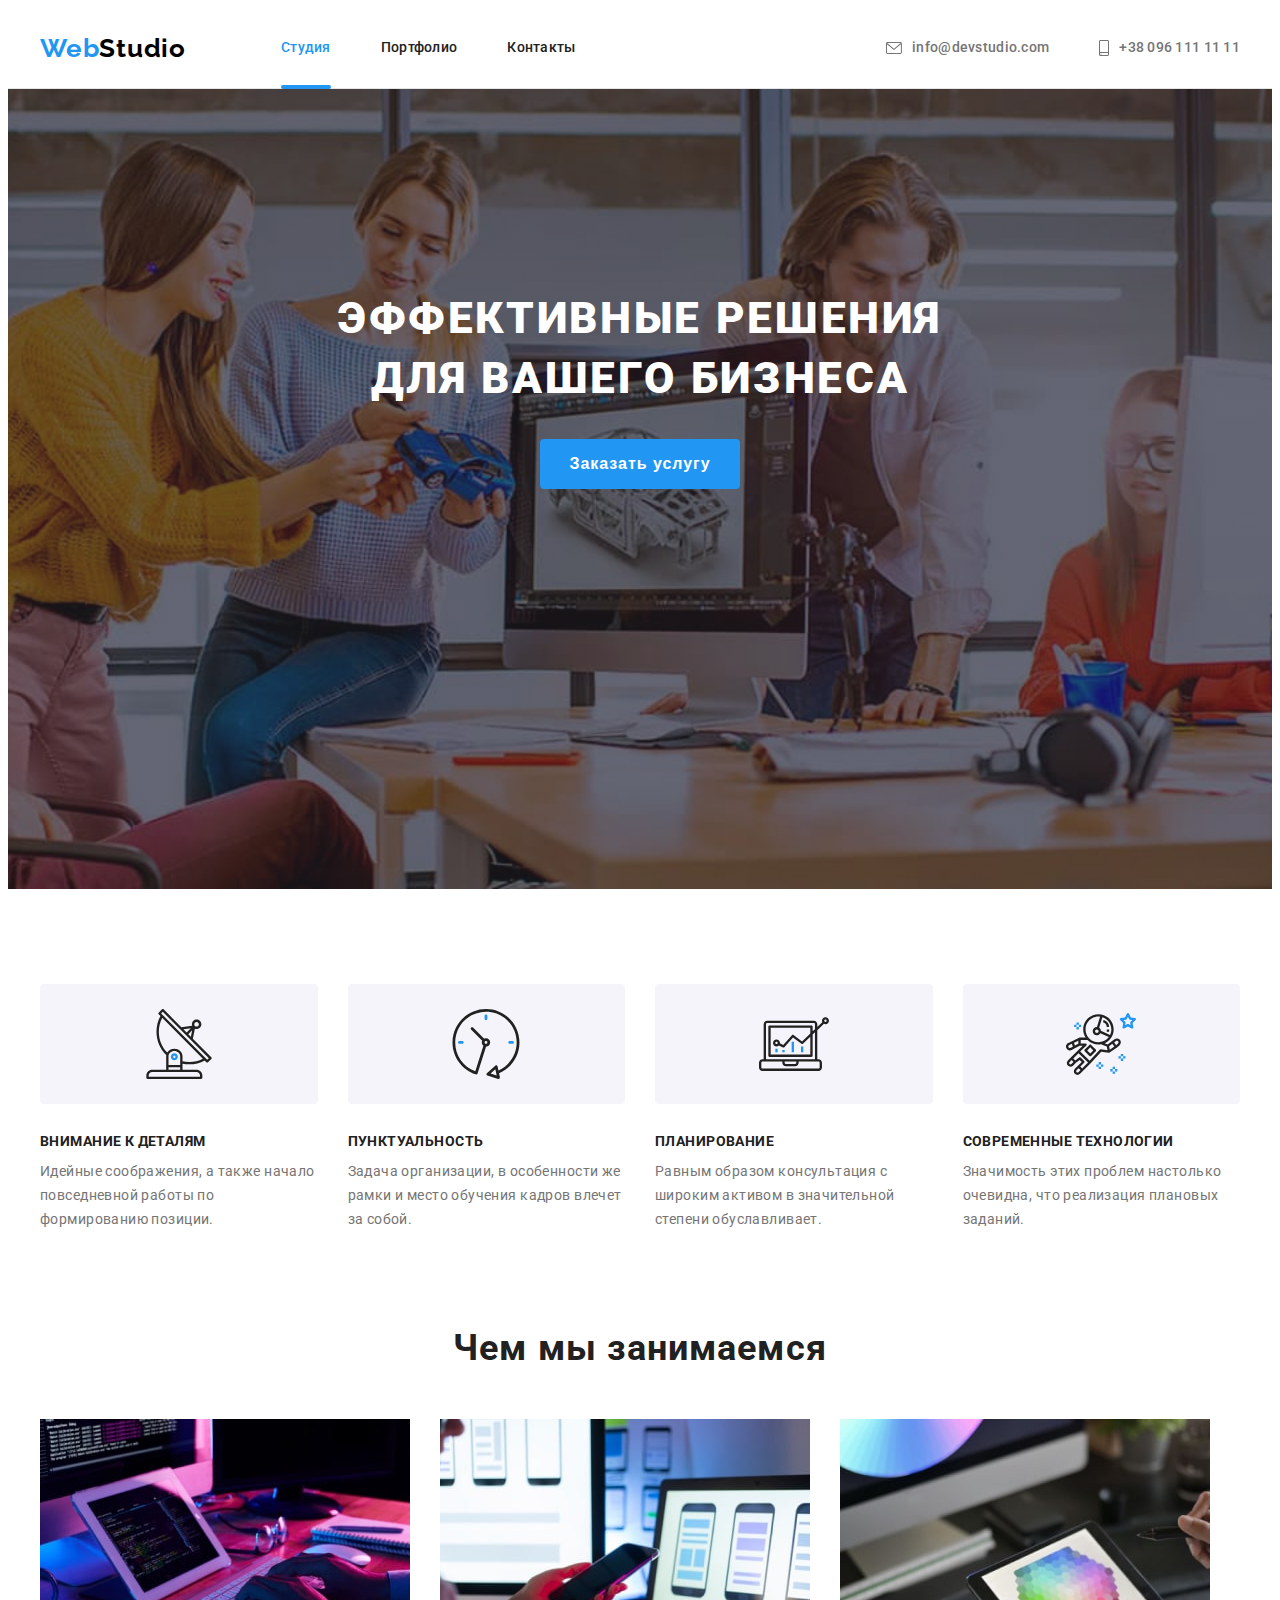
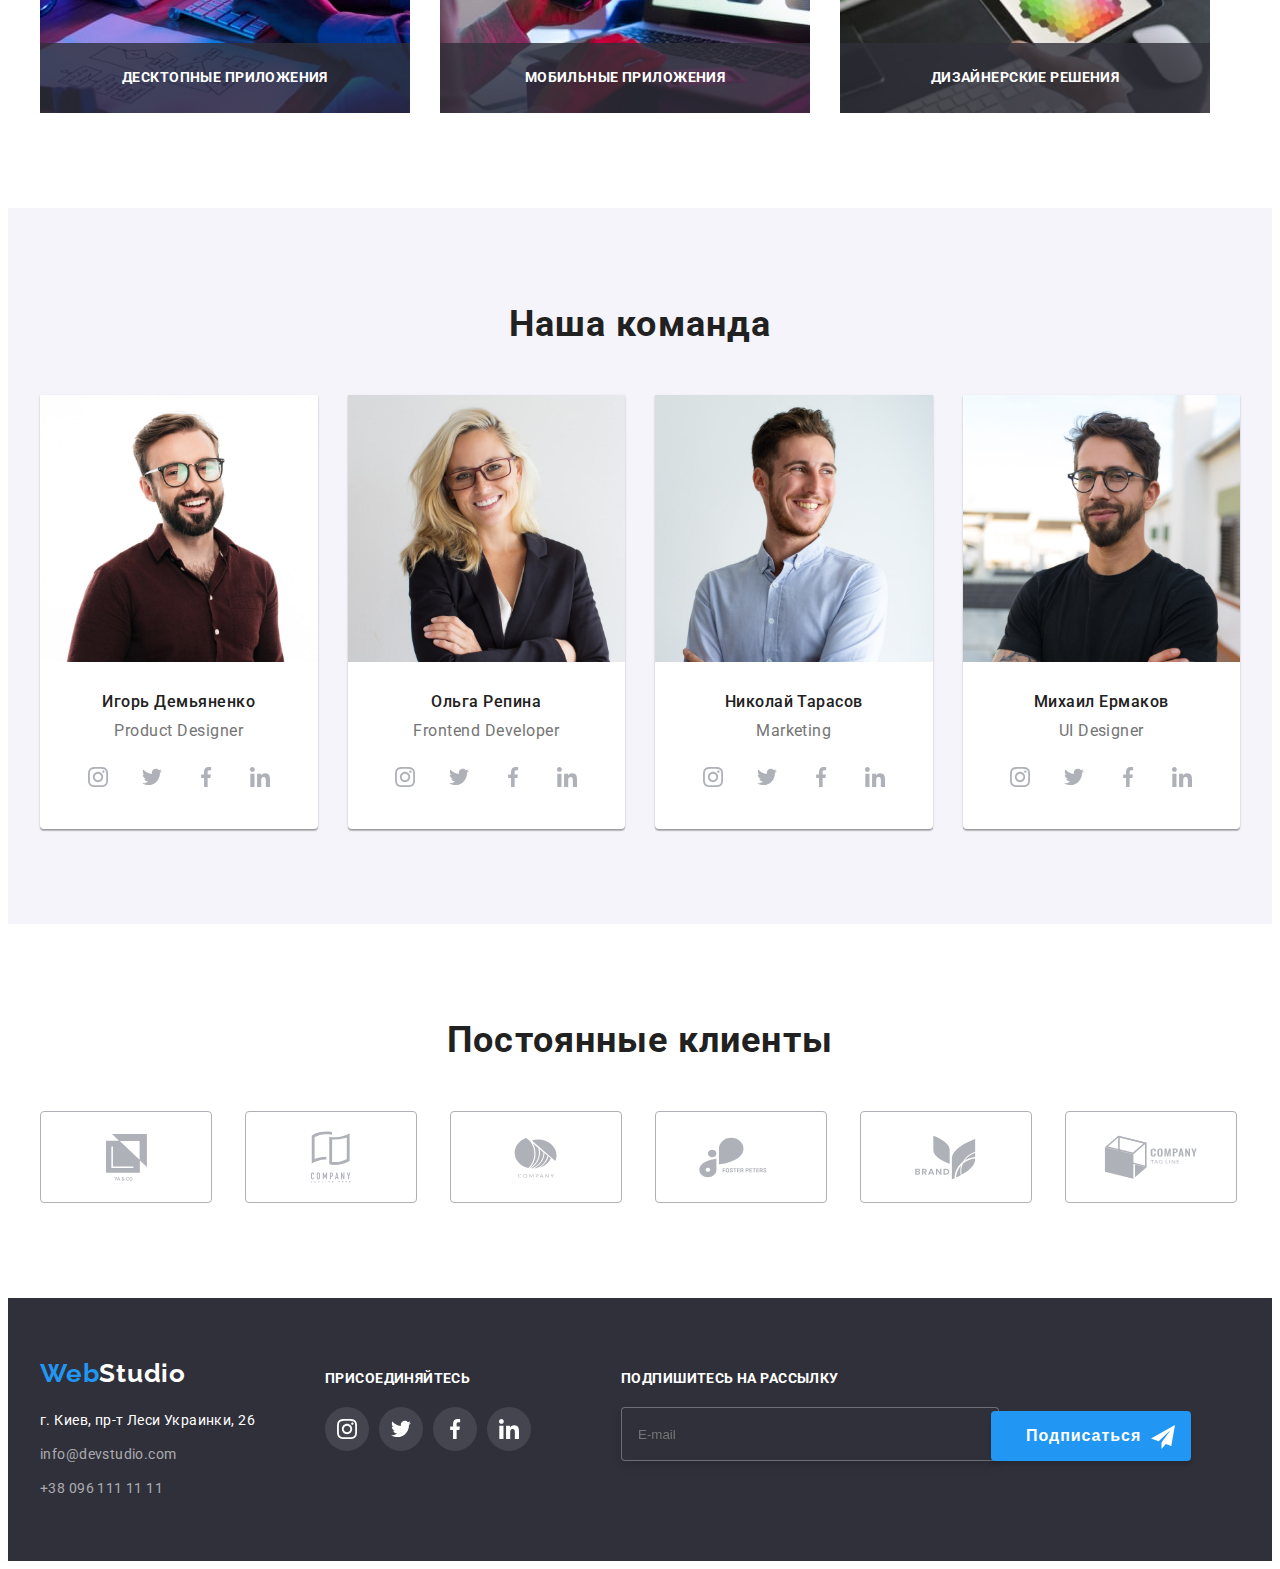
<file: index.html>
<!DOCTYPE html>
<html lang="ru">

<head>
    <meta charset="UTF-8">
    <meta http-equiv="X-UA-Compatible" content="IE=edge">
    <meta name="viewport" content="width=device-width, initial-scale=1.0">
    <title>Web Studio</title>
    <link rel="preconnect" href="https://fonts.googleapis.com">
    <link rel="preconnect" href="https://fonts.gstatic.com" crossorigin>
    <link
        href="https://fonts.googleapis.com/css2?family=Raleway:wght@700&family=Roboto:wght@400;500;700;900&display=swap"
        rel="stylesheet">
        <link rel="stylesheet" href="https://cdnjs.cloudflare.com/ajax/libs/modern-normalize/1.1.0/modern-normalize.min.css"
            integrity="sha512-wpPYUAdjBVSE4KJnH1VR1HeZfpl1ub8YT/NKx4PuQ5NmX2tKuGu6U/JRp5y+Y8XG2tV+wKQpNHVUX03MfMFn9Q=="
            crossorigin="anonymous" referrerpolicy="no-referrer" />
    <link rel="stylesheet" href="./css/main.min.css">
</head>

<body>
    <!-----------------шапка сайта-------------->
    <header class="header">
        <div class="container">
        <nav class="header-navigation">
            <a lang="en" href="" class="site__logo link"> <span class="logo-web">Web</span>Studio</a>
            <ul class="header-list list">
                <li class="header-list__item">
                    <a class="header-list__link link current" href="./index.html">Студия</a>
                </li>
                <li class="header-list__item">
                    <a class="header-list__link link" href="./portfolio.html">Портфолио</a>
                </li>
                <li class="header-list__item">
                    <a class="header-list__link link" href="">Контакты</a>
                </li>
            </ul>
        </nav>
        <div class="header-info">
            <a class="header-info__mail link" href="mailto:info@devstudio.com">
                <svg class="icon-contact" width="16" height="12">
                    <use href="./images/sprite.svg#icon-envelope"></use>
                </svg>
                info@devstudio.com</a>
            <a class="header-info__tel link" href="tel:+380961111111">
                <svg class="icon-contact" width="10" height="16">
                    <use href="./images/sprite.svg#icon-smartphone"></use>
                </svg>
                +38 096 111 11 11</a>
        </div>
        </div>
    </header>
    <!----------------Oсновной контент---------->
    <main>
        <section class="hero">
            <div class="container hero-container">
            <h1 class="title">Эффективные решения <br> для вашего бизнеса</h1>
            <button class="hero-center__button" type="button" data-modal-open>Заказать услугу</button>
            </div>
        </section>
<!-----------наши преимущества---------->
        <section class="our-advantages">
            <div class="container">
            <ul class="advantages-list list">
                <li class="advantages-list__item">
                    <div class="icon-svg">
                        <svg class="icon-advantages" width="70" height="70">
                        <use href="./images/sprite.svg#icon-antenna"></use>
                    </svg>
                </div>
                    <h3 class="advantages-list__title">Внимание к деталям</h3>
                    <p class="description">
                        Идейные соображения, а также
                        начало повседневной работы по
                        формированию позиции.
                    </p>
                </li>
                <li class="advantages-list__item">
                    <div class="icon-svg">
                        <svg class="icon-advantages" width="70" height="70">
                            <use href="./images/sprite.svg#icon-clock"></use>
                        </svg>
                    </div>
                    <h3 class="advantages-list__title">Пунктуальность</h3>
                    <p class="description">
                        Задача организации, в особенности
                        же рамки и место обучения кадров
                        влечет за собой.
                    </p>
                </li>
                <li class="advantages-list__item">
                    <div class="icon-svg">
                        <svg class="icon-advantages" width="70" height="70">
                            <use href="./images/sprite.svg#icon-diagram"></use>
                        </svg>
                    </div>
                    <h3 class="advantages-list__title">Планирование</h3>
                    <p class="description">
                        Равным образом консультация с
                        широким активом в значительной
                        степени обуславливает.
                    </p>
                </li>
                <li class="advantages-list__item">
                    <div class="icon-svg">
                        <svg class="icon-advantages" width="70" height="70">
                            <use href="./images/sprite.svg#icon-astronaut"></use>
                        </svg>
                    </div>
                    <h3 class="advantages-list__title">Современные технологии</h3>
                    <p class="description">
                        Значимость этих проблем настолько
                        очевидна, что реализация плановых
                        заданий.
                    </p>
                </li>
            </ul>
            </div>
        </section>
<!-----------наши навыки---------->
        <section class="our-skills">
            <div class="container">
            <h2 class="skills-list__title">Чем мы занимаемся</h2>
            <ul class="skills-list list">
                <li class="skills-list__item"><img src="./images/about/about-img-1.jpg" alt="Пишем код" width="370" height="294">
                    <h3 class="skills-list__text">Десктопные приложения</h3>
                </li>
                <li class="skills-list__item"><img src="./images/about/about-img-2.jpg" alt="Делаем для телефона" width="370" height="294">
                    <h3 class="skills-list__text">Мобильные приложения</h3>
                </li>
                <li class="skills-list__item"><img src="./images/about/about-img-3.jpg" alt="Колористика" width="370" height="294">
                    <h3 class="skills-list__text">Дизайнерские решения</h3>
                </li>
            </ul>
            </div>
        </section>
<!-----------наша команда---------->
        <section class="our-team">
            <div class="container">
            <h2 class="team-list__title">Наша команда</h2>
            <ul class="team-list list">
                <li class="team-list__item">
                    <img src="./images/team/p-designer-img-1.jpg" alt="Фото сотрудника" width="270" height="260">
                    <h3 class="name">Игорь Демьяненко</h3>
                    <p lang="en" class="tech-skill">Product Designer</p>
                    <ul class="soc-icon">
                        <li class="soc-item__icon">
                            <a class="soc-team__icon" href="">
                                <svg class="soc-icon__link" width="20" height="20">
                                    <use href="./images/sprite.svg#icon-instagram"></use>
                                </svg>
                            </a>
                        </li>
                        <li class="soc-item__icon">
                            <a class="soc-team__icon" href="">
                                <svg class="soc-icon__link" width="20" height="20">
                                    <use href="./images/sprite.svg#icon-twitter"></use>
                                </svg>
                            </a>
                        </li>
                        <li class="soc-item__icon">
                            <a class="soc-team__icon" href="">
                                <svg class="soc-icon__link" width="20" height="20">
                                    <use href="./images/sprite.svg#icon-facebook"></use>
                                </svg>
                            </a>
                        </li>
                        <li class="soc-item__icon">
                            <a class="soc-team__icon" href="">
                                <svg class="soc-icon__link" width="20" height="20">
                                    <use href="./images/sprite.svg#icon-linkedin"></use>
                                </svg>
                            </a>
                        </li>
                    </ul>
                </li>
                <li class="team-list__item">
                    <img src="./images/team/front-img-2.jpg" alt="Фото сотрудника" width="270" height="260">
                    <h3 class="name">Ольга Репина</h3>
                    <p lang="en" class="tech-skill">Frontend Developer</p>
                    <ul class="soc-icon">
                        <li class="soc-item__icon">
                            <a class="soc-team__icon" href="">
                                <svg class="soc-icon__link" width="20" height="20">
                                    <use href="./images/sprite.svg#icon-instagram"></use>
                                </svg>
                            </a>
                        </li>
                        <li class="soc-item__icon">
                            <a class="soc-team__icon" href="">
                                <svg class="soc-icon__link" width="20" height="20">
                                    <use href="./images/sprite.svg#icon-twitter"></use>
                                </svg>
                            </a>
                        </li>
                        <li class="soc-item__icon">
                            <a class="soc-team__icon" href="">
                                <svg class="soc-icon__link" width="20" height="20">
                                    <use href="./images/sprite.svg#icon-facebook"></use>
                                </svg>
                            </a>
                        </li>
                        <li class="soc-item__icon">
                            <a class="soc-team__icon" href="">
                                <svg class="soc-icon__link" width="20" height="20">
                                    <use href="./images/sprite.svg#icon-linkedin"></use>
                                </svg>
                            </a>
                        </li>
                    </ul>
                </li>
                <li class="team-list__item">
                    <img src="./images/team/m.marketing-img-3.jpg" alt="Фото сотрудника" width="270" height="260">
                    <h3 class="name">Николай Тарасов</h3>
                    <p lang="en" class="tech-skill">Marketing</p>
                    <ul class="soc-icon">
                        <li class="soc-item__icon">
                            <a class="soc-team__icon" href="">
                                <svg class="soc-icon__link" width="20" height="20">
                                    <use href="./images/sprite.svg#icon-instagram"></use>
                                </svg>
                            </a>
                        </li>
                        <li class="soc-item__icon">
                            <a class="soc-team__icon" href="">
                                <svg class="soc-icon__link" width="20" height="20">
                                    <use href="./images/sprite.svg#icon-twitter"></use>
                                </svg>
                            </a>
                        </li>
                        <li class="soc-item__icon">
                            <a class="soc-team__icon" href="">
                                <svg class="soc-icon__link" width="20" height="20">
                                    <use href="./images/sprite.svg#icon-facebook"></use>
                                </svg>
                            </a>
                        </li>
                        <li class="soc-item__icon">
                            <a class="soc-team__icon" href="">
                                <svg class="soc-icon__link" width="20" height="20">
                                    <use href="./images/sprite.svg#icon-linkedin"></use>
                                </svg>
                            </a>
                        </li>
                    </ul>
                </li>
                <li class="team-list__item">
                    <img src="./images/team/ui-designer-img-4.jpg" alt="Фото сотрудника" width="270" height="260">
                    <h3 class="name">Михаил Ермаков</h3>
                    <p lang="en" class="tech-skill">UI Designer</p>
                    <ul class="soc-icon">
                        <li class="soc-item__icon">
                            <a class="soc-team__icon" href="">
                                <svg class="soc-icon__link" width="20" height="20">
                                    <use href="./images/sprite.svg#icon-instagram"></use>
                                </svg>
                            </a>
                        </li>
                        <li class="soc-item__icon">
                            <a class="soc-team__icon" href="">
                                <svg class="soc-icon__link" width="20" height="20">
                                    <use href="./images/sprite.svg#icon-twitter"></use>
                                </svg>
                            </a>
                        </li>
                        <li class="soc-item__icon">
                            <a class="soc-team__icon" href="">
                                <svg class="soc-icon__link" width="20" height="20">
                                    <use href="./images/sprite.svg#icon-facebook"></use>
                                </svg>
                            </a>
                        </li>
                        <li class="soc-item__icon">
                            <a class="soc-team__icon" href="">
                                <svg class="soc-icon__link" width="20" height="20">
                                    <use href="./images/sprite.svg#icon-linkedin"></use>
                                </svg>
                            </a>
                        </li>
                    </ul>
                </li>
            </ul>
            </div>
        </section>
<!------------------------------- regular clients ----------------------------->
        <section class="page-clients">
            <div class="container">
                <h2 class="clients-list__title">Постоянные клиенты</h2>
                <ul class="clients-list list">
                    <li class="clients-list__item">
                        <a class="clients-list__icon" href="">
                            <div class="clients-svg">
                            <svg class="clients-link" width="41" height="47">
                                <use href="./images/sprite.svg#icon-group-1"></use>
                            </svg>
                            </div>
                        </a>
                    </li>
                    <li class="clients-list__item">
                        <a class="clients-list__icon" href="">
                            <div class="clients-svg">
                            <svg class="clients-link" width="40" height="52">
                                <use href="./images/sprite.svg#icon-group-2"></use>
                            </svg>
                            </div>
                        </a>
                    </li>
                    <li class="clients-list__item">
                        <a class="clients-list__icon" href="">
                            <div class="clients-svg">
                            <svg class="clients-link" width="43" height="41">
                                <use href="./images/sprite.svg#icon-group-3"></use>
                            </svg>
                            </div>
                        </a>
                    </li>
                    <li class="clients-list__item">
                        <a class="clients-list__icon" href="">
                            <div class="clients-svg">
                            <svg class="clients-link" width="84" height="41">
                                <use href="./images/sprite.svg#icon-group-4"></use>
                            </svg>
                            </div>
                        </a>
                    </li>
                    <li class="clients-list__item">
                        <a class="clients-list__icon" href="">
                            <div class="clients-svg">
                            <svg class="clients-link" width="63" height="45">
                                <use href="./images/sprite.svg#icon-group-5"></use>
                            </svg>
                            </div>
                        </a>
                    </li>
                    <li class="clients-list__item">
                        <a class="clients-list__icon" href="">
                            <div class="clients-svg">
                            <svg class="clients-link" width="94" height="44">
                                <use href="./images/sprite.svg#icon-group-6"></use>
                            </svg>
                            </div>
                        </a>
                    </li>
                </ul>
            </div>
        </section>
    </main>

<!------------------------------- подвал сайта ------------------------------->

    <footer class="footer">
        <div class="container">
            <div class="container-address">

<!------------------------------- left-hand side ------------------------------>

<div class="address">
        <a lang="en" href="" class="footer-site-logo link"> <span class="logo-web">Web</span>Studio</a>
        <address>
            <ul class="address-list list">
                <li><a class="address-city link" href="https://goo.gl/maps/S4capbAonis65CzF8" target="blank"
                        rel="noopener noreferrer">г. Киев,
                        пр-т Леси Украинки, 26</a></li>
                <li class="mail"><a class="address-link link" href="mailto:info@devstudio.com">info@devstudio.com</a></li>
                <li><a class="address-link link" href="tel:+380961111111">+38 096 111 11 11</a></li>
            </ul>
        </address>
        </div>

<!------------------------------- Central side --------------------------------->

<div class="social-link">
    <b class="join-in">присоединяйтесь</b>
    <ul class="social-list">
        <li class="social-list__item-icon">
            <a class="social-list__link-icon" href="">
                <svg class="icon-link" width="20" height="20">
                    <use href="./images/sprite.svg#icon-instagram"></use>
                </svg>
            </a>
        </li>
        <li class="social-list__item-icon">
            <a class="social-list__link-icon" href="">
                <svg class="icon-link" width="20" height="20">
                    <use href="./images/sprite.svg#icon-twitter"></use>
                </svg>
            </a>
        </li>
        <li class="social-list__item-icon">
            <a class="social-list__link-icon" href="">
                <svg class="icon-link" width="20" height="20">
                    <use href="./images/sprite.svg#icon-facebook"></use>
                </svg>
            </a>
        </li>
        <li class="social-list__item-icon">
            <a class="social-list__link-icon" href="">
                <svg class="icon-link" width="20" height="20">
                    <use href="./images/sprite.svg#icon-linkedin"></use>
                </svg>
            </a>
        </li>
    </ul>
</div>

<!------------------------------- Right side ----------------------------------->

<div class="subscription">
<form action="#" class="speaker-form">
    <b class="join-in">подпишитесь на рассылку</b>
    <input type="email" name="mail" class="footer-input" placeholder="E-mail">
    <button type="submit" class="speaker-btn">
        <span class="inf-btn"> Подписаться </span>
            <span class="inf-icon">
        <svg class="speaker-icon" width="24" height="24">
            <use href="./images/sprite.svg#icon-send"></use>
        </svg>
        </span>
    </button>
</form>
</div>
        </div>
        </div>
    </footer>

<!------------------------------- Modal ----------------------------------->

    <div class="backdrop is-hidden" data-modal>
        <div class="modal">
            <button type="button" class="btn-icon" data-modal-close>
                <svg class="modal-icon" width="11" height="11">
                    <use href="./images/sprite.svg#icon-vector"></use>
                </svg>
            </button>
            <form action="#" class="modal-form">
                <b class="modal-title">Оставьте свои данные, мы вам перезвоним</b>
                <div class="modal-form-field">
                    <label for="input-name" class="modal-form-label">Имя</label>
                    <div class="input-wrap">
                    <input type="text" id="input-name" class="modal-form-input" name="modal-name">
                    <svg class="modal-form-icon" width="12" height="12">
                        <use href="./images/sprite.svg#icon-user" ></use>
                    </svg>
                    </div>
                </div>
                <div class="modal-form-field">
                    <label for="input-tel" class="modal-form-label">Телефон</label>
                    <div class="input-wrap">
                    <input type="tel" id="input-tel" class="modal-form-input" name="modal-name">
                    <svg class="modal-form-icon" width="13" height="13">
                        <use href="./images/sprite.svg#icon-phone"></use>
                    </svg>
                    </div>
                </div>
                <div class="modal-form-field">
                    <label for="input-mail" class="modal-form-label">Почта</label>
                    <div class="input-wrap">
                    <input type="mail" id="input-mail" class="modal-form-input" name="modal-name">
                    <svg class="modal-form-icon" width="15" height="12">
                        <use href="./images/sprite.svg#icon-email"></use>
                    </svg>
                    </div>
                </div>
                <div class="modal-form-field">
                    <label for="comment" class="modal-form-label">Комментарий</label>
                    <textarea name="modal-comment" id="comment" placeholder="Введите текст" class="modal-comment"></textarea>
                </div>
                <div class="modal-form-field">
                    <input type="checkbox" id="check" name="policy" class="visually-hidden checkbox">
                    <label for="check" class="check-lable">
                        <span class="modal-check">
                            <svg class="" width="11" height="8">
                                <use href="./images/sprite.svg#icon-check"></use>
                            </svg>
                        </span>
                            <span class="check-policy"> Соглашаюсь с рассылкой и принимаю <a class="check-link" href="">Условия договора</a>
                            </span>
                    </label>
                </div>
                <button type="submit" class="form-btn">Отправить</button>
            </form>
        </div>
    </div>
    <script src="./js/modal.js"></script>

</body>

</html>
</file>
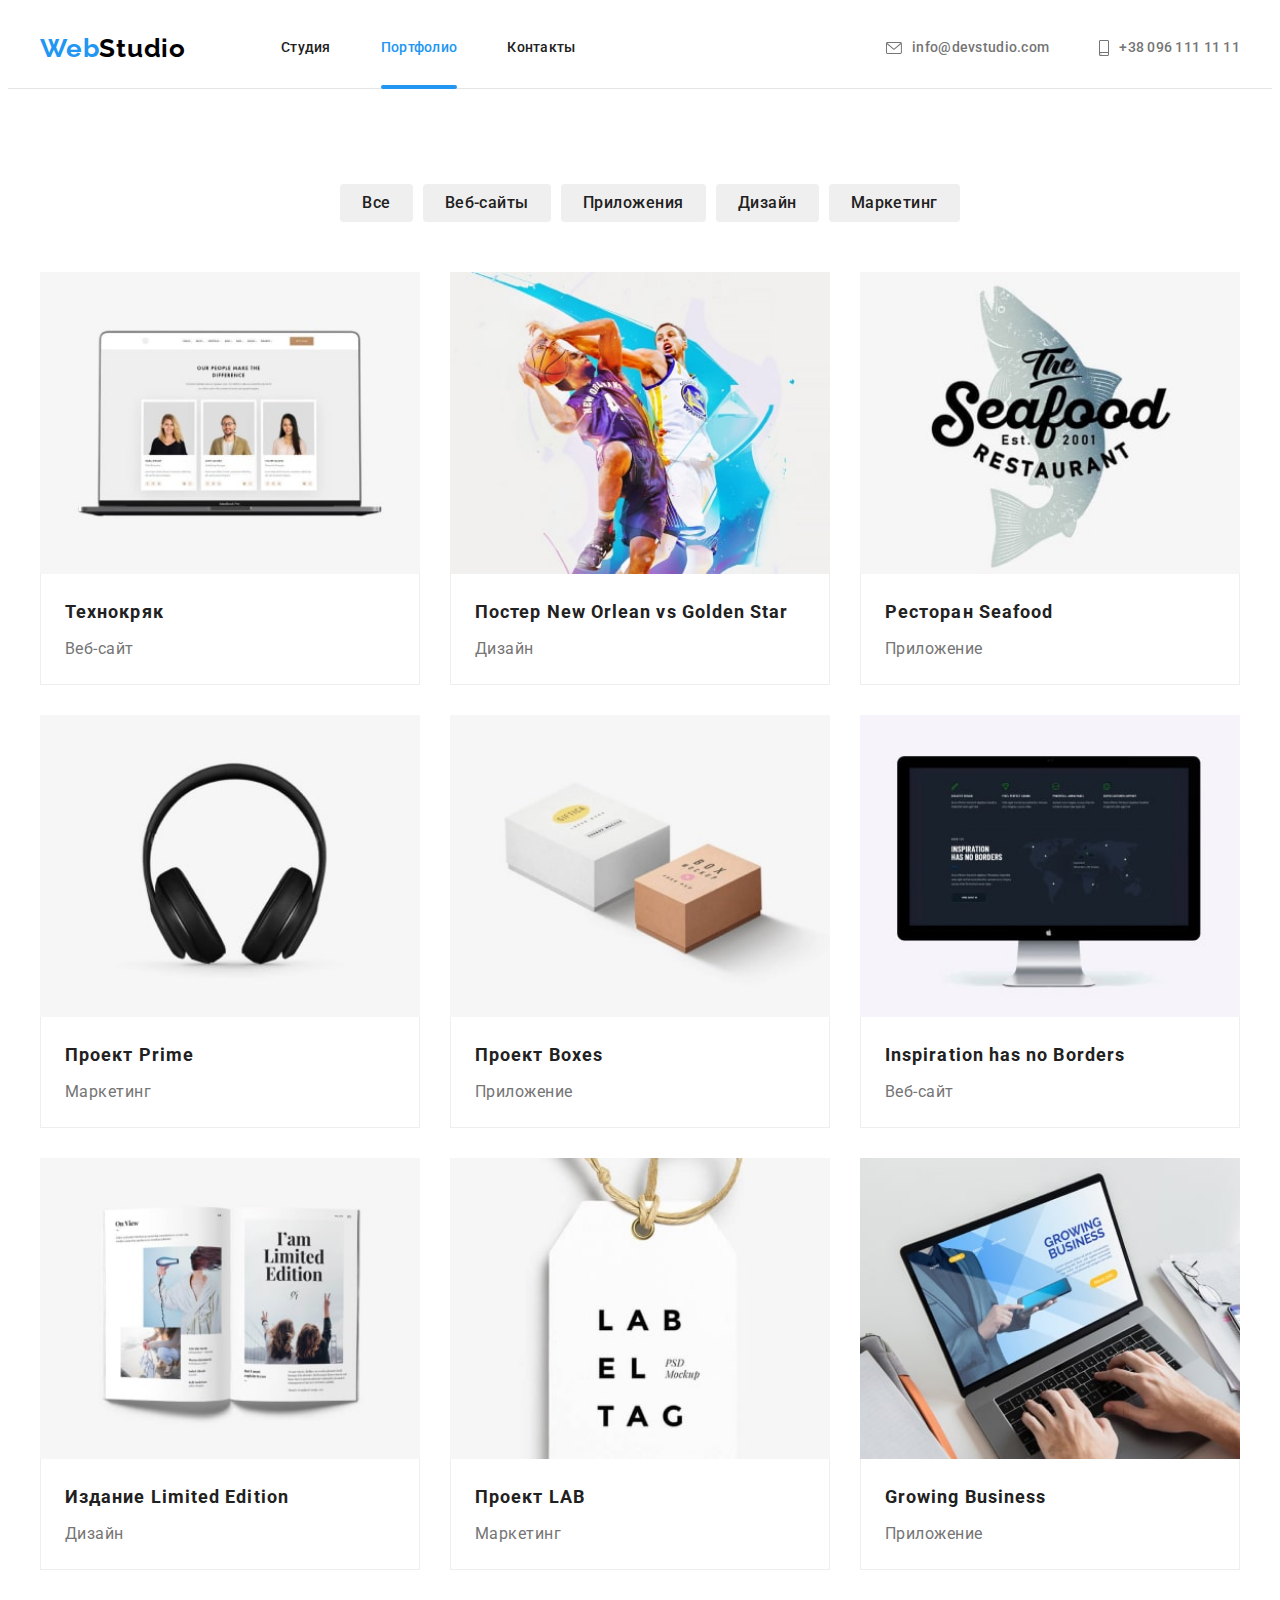
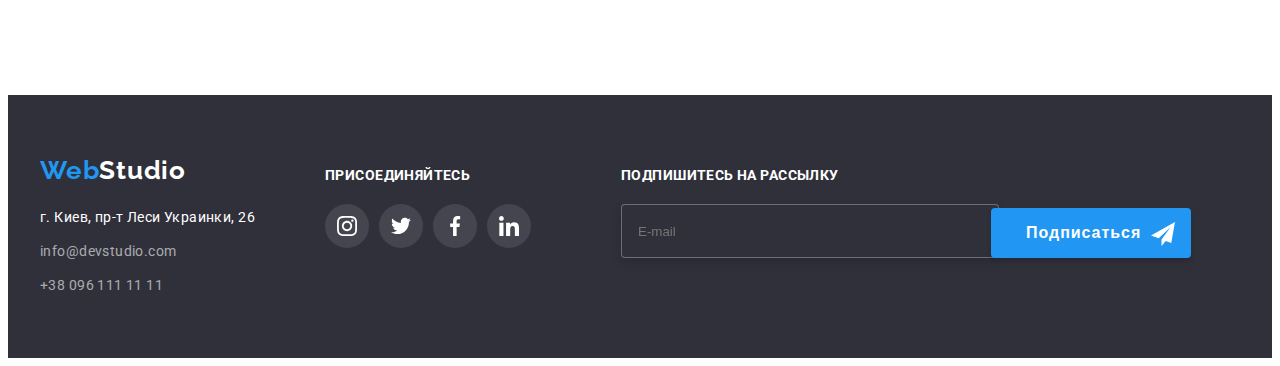
<file: portfolio.html>
<!DOCTYPE html>
<html lang="ru">

<head>
    <meta charset="UTF-8">
    <meta http-equiv="X-UA-Compatible" content="IE=edge">
    <meta name="viewport" content="width=device-width, initial-scale=1.0">
    <title>Web Studio/Porfolio</title>
    <link rel="preconnect" href="https://fonts.googleapis.com">
    <link rel="preconnect" href="https://fonts.gstatic.com" crossorigin>
    <link
        href="https://fonts.googleapis.com/css2?family=Raleway:wght@700&family=Roboto:wght@400;500;700;900&display=swap"
        rel="stylesheet">
        <link rel="stylesheet" href="https://cdnjs.cloudflare.com/ajax/libs/modern-normalize/1.1.0/modern-normalize.min.css"
            integrity="sha512-wpPYUAdjBVSE4KJnH1VR1HeZfpl1ub8YT/NKx4PuQ5NmX2tKuGu6U/JRp5y+Y8XG2tV+wKQpNHVUX03MfMFn9Q=="
            crossorigin="anonymous" referrerpolicy="no-referrer" />
    <link rel="stylesheet" href="./css/main.min.css">
</head>

<body>
    <!----------------------шапка сайта-------------->
    <header class="header">
        <div class="container">
        <nav class="header-navigation">
            <a lang="en" href="" class="site__logo link"> <span class="logo-web">Web</span>Studio</a>
            <ul class="header-list list">
                <li class="header-list__item">
                    <a class="header-list__link link" href="./index.html">Студия</a>
                </li>
                <li class="header-list__item">
                    <a class="header-list__link link current" href="./portfolio.html">Портфолио</a>
                </li>
                <li class="header-list__item">
                    <a class="header-list__link link" href="">Контакты</a>
                </li>
            </ul>
        </nav>
        <div class="header-info">
            <a class="header-info__mail link" href="mailto:info@devstudio.com">
                <svg class="icon-contact" width="16" height="12">
                    <use href="./images/sprite.svg#icon-envelope"></use>
                </svg>
                info@devstudio.com</a>
            <a class="header-info__tel link" href="tel:+380961111111">
                <svg class="icon-contact" width="10" height="16">
                    <use href="./images/sprite.svg#icon-smartphone"></use>
                </svg>
                +38 096 111 11 11</a>
        </div>
        </div>
    </header>
    <!--Oсновной контент-->
    <main>
        <!---------------------фильтры-------------->
        <section class="portfolio">
            <div class="container filter-list">
                <ul class="portfolio-list list">
                    <li class="filter-item"><button class="filter-button" type="button">Все</button></li>
                    <li class="filter-item"><button class="filter-button" type="button">Веб-сайты</button></li>
                    <li class="filter-item"><button class="filter-button" type="button">Приложения</button></li>
                    <li class="filter-item"><button class="filter-button" type="button">Дизайн</button></li>
                    <li class="filter-item"><button class="filter-button" type="button">Маркетинг</button></li>
                </ul>
            </div>
            <!---------------портфолио------------->
            <div class="container">
                <ul class="portfolio-list list">
                    <li class="portfolio-item">
                        <a class="portfolio-link link" href="">
                            <div class="exemple-photo">
                            <img src="./images/projects/notebook.jpg" alt="ноутбук" width="370" height="294">
                            <p class="text">Технокряк это современная площадка распространения коронавируса. Компании используют эту платформу для цифрового
                            шпионажа и атак на защищённые сервера конкурентов.</p>
                            </div>
                            <div class="exemple-description">
                            <h3 class="title-name">Технокряк</h3>
                            <p class="filter">Веб-сайт</p>
                            </div>
                        </a>
                    </li>
                    <li class="portfolio-item">
                        <a class="portfolio-link link" href="">
                            <div class="exemple-photo">
                            <img src="./images/projects/basket.jpg" alt="баскетбол" width="370" height="294">
                            <p class="text">Технокряк это современная площадка распространения коронавируса. Компании используют эту платформу для цифрового
                            шпионажа и атак на защищённые сервера конкурентов.</p>
                            </div>
                            <div class="exemple-description">
                            <h3 class="title-name">Постер New Orlean vs Golden Star</h3>
                            <p class="filter">Дизайн</p>
                            </div>
                        </a>
                    </li>
                    <li class="portfolio-item">
                        <a class="portfolio-link link" href="">
                            <div class="exemple-photo">
                            <img src="./images/projects/logoapp.jpg" alt="лого ресторана" width="370" height="294">
                            <p class="text">Технокряк это современная площадка распространения коронавируса. Компании используют эту платформу для цифрового
                            шпионажа и атак на защищённые сервера конкурентов.</p>
                            </div>
                            <div class="exemple-description">
                            <h3 class="title-name">Ресторан Seafood</h3>
                            <p class="filter">Приложение</p>
                            </div>
                        </a>
                    </li>
                    <li class="portfolio-item">
                        <a class="portfolio-link link" href="">
                            <div class="exemple-photo">
                            <img src="./images/projects/headphones.jpg" alt="наушники" width="370" height="294">
                            <p class="text">Технокряк это современная площадка распространения коронавируса. Компании используют эту платформу для цифрового
                            шпионажа и атак на защищённые сервера конкурентов.</p>
                            </div>
                            <div class="exemple-description">
                            <h3 class="title-name">Проект Prime</h3>
                            <p class="filter">Маркетинг</p>
                            </div>
                        </a>
                    </li>
                    <li class="portfolio-item">
                        <a class="portfolio-link link" href="">
                            <div class="exemple-photo">
                            <img src="./images/projects/boxes.jpg" alt="короба" width="370" height="294">
                            <p class="text">Технокряк это современная площадка распространения коронавируса. Компании используют эту платформу для цифрового
                            шпионажа и атак на защищённые сервера конкурентов.</p>
                            </div>
                            <div class="exemple-description">
                            <h3 class="title-name">Проект Boxes</h3>
                            <p class="filter">Приложение</p>
                            </div>
                        </a>
                    </li>
                    <li class="portfolio-item">
                        <a class="portfolio-link link" href="">
                            <div class="exemple-photo">
                            <img src="./images/projects/desk.jpg" alt="монитор" width="370" height="294">
                            <p class="text">Технокряк это современная площадка распространения коронавируса. Компании используют эту платформу для цифрового
                            шпионажа и атак на защищённые сервера конкурентов.</p>
                            </div>
                            <div class="exemple-description">
                            <h3 class="title-name">Inspiration has no Borders</h3>
                            <p class="filter">Веб-сайт</p>
                            </div>
                        </a>
                    </li>
                    <li class="portfolio-item">
                        <a class="portfolio-link link" href="">
                            <div class="exemple-photo">
                            <img src="./images/projects/book.jpg" alt="журнал" width="370" height="294">
                            <p class="text">Технокряк это современная площадка распространения коронавируса. Компании используют эту платформу для цифрового
                            шпионажа и атак на защищённые сервера конкурентов.</p>
                            </div>
                            <div class="exemple-description">
                            <h3 class="title-name">Издание Limited Edition</h3>
                            <p class="filter">Дизайн</p>
                            </div>
                        </a>
                    </li>
                    <li class="portfolio-item">
                        <a class="portfolio-link link" href="">
                            <div class="exemple-photo">
                            <img src="./images/projects/label.jpg" alt="этикетка" width="370" height="294">
                            <p class="text">Технокряк это современная площадка распространения коронавируса. Компании используют эту платформу для цифрового
                            шпионажа и атак на защищённые сервера конкурентов.</p>
                            </div>
                            <div class="exemple-description">
                            <h3 class="title-name">Проект LAB</h3>
                            <p class="filter">Маркетинг</p>
                            </div>
                        </a>
                    </li>
                    <li class="portfolio-item">
                        <a class="portfolio-link link" href="">
                            <div class="exemple-photo">
                            <img src="./images/projects/laptop.jpg" alt="нэтбук" width="370" height="294">
                            <p class="text">Технокряк это современная площадка распространения коронавируса. Компании используют эту платформу для цифрового
                            шпионажа и атак на защищённые сервера конкурентов.</p>
                            </div>
                            <div class="exemple-description">
                            <h3 class="title-name">Growing Business</h3>
                            <p class="filter">Приложение</p>
                            </div>
                        </a>
                    </li>

                </ul>
            </div>
        </section>
    </main>
    <!-----------------подвал сайта---------------->
    <footer class="footer">
        <div class="container">
            <div class="container-address">
                <!------------------------------- left-hand side ------------------------------>
                <div class="address">
                    <a lang="en" href="" class="footer-site-logo link"> <span class="logo-web">Web</span>Studio</a>
                    <address>
                        <ul class="address-list list">
                            <li><a class="address-city link" href="https://goo.gl/maps/S4capbAonis65CzF8" target="blank"
                                    rel="noopener noreferrer">г. Киев,
                                    пр-т Леси Украинки, 26</a></li>
                            <li class="mail"><a class="address-link link"
                                    href="mailto:info@devstudio.com">info@devstudio.com</a></li>
                            <li><a class="address-link link" href="tel:+380961111111">+38 096 111 11 11</a></li>
                        </ul>
                    </address>
                </div>
                <!------------------------------- Central side --------------------------------->
                <div class="social-link">
                    <b class="join-in">присоединяйтесь</b>
                    <ul class="social-list">
                        <li class="social-list__item-icon">
                            <a class="social-list__link-icon" href="">
                                <svg class="icon-link" width="20" height="20">
                                    <use href="./images/sprite.svg#icon-instagram"></use>
                                </svg>
                            </a>
                        </li>
                        <li class="social-list__item-icon">
                            <a class="social-list__link-icon" href="">
                                <svg class="icon-link" width="20" height="20">
                                    <use href="./images/sprite.svg#icon-twitter"></use>
                                </svg>
                            </a>
                        </li>
                        <li class="social-list__item-icon">
                            <a class="social-list__link-icon" href="">
                                <svg class="icon-link" width="20" height="20">
                                    <use href="./images/sprite.svg#icon-facebook"></use>
                                </svg>
                            </a>
                        </li>
                        <li class="social-list__item-icon">
                            <a class="social-list__link-icon" href="">
                                <svg class="icon-link" width="20" height="20">
                                    <use href="./images/sprite.svg#icon-linkedin"></use>
                                </svg>
                            </a>
                        </li>
                    </ul>
                </div>
                <!------------------------------- Right side ----------------------------------->
                <div class="subscription">
                    <form action="#" class="speaker-form">
                        <b class="join-in">подпишитесь на рассылку</b>
                        <input type="email" name="mail" class="footer-input" placeholder="E-mail">
                        <button type="submit" class="speaker-btn">
                            <span class="inf-btn"> Подписаться </span>
                            <span class="inf-icon">
                                <svg class="speaker-icon" width="24" height="24">
                                    <use href="./images/sprite.svg#icon-send"></use>
                                </svg>
                            </span>
                        </button>
                    </form>
                </div>
            </div>
        </div>
    </footer>
    
    </body>

</html>
</file>
<file: css/main.min.css>
:root{--main-title-color: #ffffff;--secondary-title-color: #212121;--main-text-color: #757575;--secondary-text-color: #ffffff99;--accent-color: #2196f3;--card-shadow: 0px 2px 1px -1px rgba(0, 0, 0, 0.2),
    0px 1px 1px 0px rgba(0, 0, 0, 0.14), 0px 1px 3px 0px rgba(0, 0, 0, 0.12)}body{font-family:"Roboto", sans-serif}p,h1,h2,h3,h4,h5,h6{margin-top:0;margin-bottom:0}ul{margin:0;padding:0;list-style:none}img{display:block;width:100%;height:auto}button{cursor:pointer}.list{list-style:none}.link{text-decoration:none}.visually-hidden{position:absolute;width:1px;height:1px;margin:-1px;padding:0;overflow:hidden;border:0;clip:rect(0 0 0 0)}.container{display:block;width:1200px;margin:0 auto;padding-left:15px;padding-right:15px}.header{background-color:var(--main-title-color);border-bottom:1px solid #e5e5e5}.header .container{display:flex;align-items:center}.site__logo{display:flex;margin-right:95px;font-family:Raleway, sans-serif;font-weight:bold;font-size:26px;line-height:1.19;letter-spacing:0.03em;color:#000000}.logo-web{color:var(--accent-color)}.header-navigation{display:flex;align-items:center}.header-list{display:flex;margin:0;padding:0}.header-list__item:not(:last-child){margin-right:50px}.header-list__link{position:relative;display:block;font-weight:500;font-size:14px;line-height:1.14;letter-spacing:0.02em;color:var(--secondary-title-color);padding-top:32px;padding-bottom:32px;transition:color 250ms cubic-bezier(0.4, 0, 0.2, 1)}.header-list__link.link.current{color:var(--accent-color)}.header-list__link.link.current::after{position:absolute;content:"";width:100%;height:4px;left:0;bottom:-1px;background-color:var(--accent-color);border-radius:2px}.header-info{display:flex;align-items:center;margin-left:auto}.icon-contact{fill:currentColor;margin-right:10px}.header-info__mail{margin-right:50px}.header-info__mail,.header-info__tel{display:flex;align-items:center;font-weight:500;font-size:14px;line-height:1.14;letter-spacing:0.02em;color:var(--main-text-color);padding-top:32px;padding-bottom:32px;transition:color 250ms cubic-bezier(0.4, 0, 0.2, 1)}.header-info__mail:hover,.header-info__tel:hover{color:var(--accent-color)}.header-info__mail:focus,.header-info__tel:focus{color:var(--accent-color)}.hero{max-width:1600px;height:600px;margin-left:auto;margin-right:auto;padding-top:200px;background-color:#2f303a;background-image:linear-gradient(to right, rgba(47,48,58,0.4), rgba(47,48,58,0.4)),url(../images/hero-foto.jpg);background-repeat:no-repeat;background-position:center;background-size:cover}.title{display:block;font-weight:900;font-size:44px;line-height:1.36;text-align:center;letter-spacing:0.06em;text-transform:uppercase;color:var(--main-title-color);margin-bottom:30px}.hero-center__button{width:200px;height:50px;border-radius:4px;font-weight:bold;font-size:16px;line-height:1.88;display:block;letter-spacing:0.06em;color:var(--main-title-color);background-color:var(--accent-color);margin:0 auto;border:none}.our-advantages{background-color:var(--main-title-color);padding-top:95px;padding-bottom:95px}.advantages-list{display:flex;justify-content:center;margin-right:-30px}.advantages-list>.advantages-list__item{flex-basis:calc(100% / 4 - 30px);margin-right:30px}.icon-svg{display:flex;justify-content:center;align-items:center;margin-bottom:30px;width:100%;height:120px;background-color:#f5f4fa;border-radius:4px}.advantages-list__title{font-weight:bold;font-size:14px;line-height:1.14;letter-spacing:0.03em;text-transform:uppercase;color:var(--secondary-title-color);margin-top:30px;margin-bottom:10px}.description{font-weight:normal;font-size:14px;line-height:1.71;letter-spacing:0.03em;color:var(--main-text-color)}.our-skills{background-color:var(--main-title-color);padding-bottom:95px}.our-skills .skills-list__item{position:relative}.our-skills .skills-list__text{position:absolute;bottom:0;width:100%;background:rgba(47,48,58,0.8);font-weight:bold;font-size:14px;line-height:1.14;text-align:center;letter-spacing:0.03em;text-transform:uppercase;color:#fff;padding-top:27px;padding-bottom:27px;margin:0}.skills-list{display:flex;padding:0}.skills-list__item:not(:last-child){margin-right:30px}.skills-list__title{font-weight:bold;font-size:36px;line-height:1.17;text-align:center;letter-spacing:0.03em;color:var(--secondary-title-color);margin-bottom:50px}.our-team{background:#f5f4fa;padding-top:95px;padding-bottom:95px;margin:0 auto}.team-list{display:flex;margin-right:-30px;padding:0;flex-wrap:wrap}.team-list>.team-list__item{background-color:#fff;flex-basis:calc(100% / 4 - 30px);margin-right:30px;box-shadow:0px 1px 3px rgba(0,0,0,0.12),0px 1px 1px rgba(0,0,0,0.14),0px 2px 1px rgba(0,0,0,0.2);border-radius:0px 0px 4px 4px;padding-bottom:30px}.team-list__title{font-weight:bold;font-size:36px;line-height:1.17;text-align:center;letter-spacing:0.03em;color:var(--secondary-title-color);margin-bottom:50px}.name{font-weight:500;font-size:16px;line-height:1.19;text-align:center;letter-spacing:0.03em;color:var(--secondary-title-color);margin-top:30px;margin-bottom:10px}.tech-skill{font-weight:normal;font-size:16px;line-height:1.19;text-align:center;letter-spacing:0.03em;color:var(--main-text-color);margin-bottom:15px}.our-team .soc-icon{display:flex;justify-content:center}.our-team .soc-icon>.soc-item__icon:not(:last-child){margin-right:10px}.soc-item__icon{width:44px;height:44px;border-radius:50%}.soc-team__icon{display:flex;padding:12px;border-radius:50%;fill:#afb1b8;justify-content:center;transition:background-color 250ms cubic-bezier(0.4, 0, 0.2, 1),fill 250ms cubic-bezier(0.4, 0, 0.2, 1)}.soc-team__icon:hover{background-color:var(--accent-color);fill:#fff}.soc-team__icon:focus{background-color:var(--accent-color);fill:#fff}.page-clients{background-color:var(--main-title-color);padding-top:95px;padding-bottom:95px}.clients-list{display:flex;margin-right:-30px;flex-wrap:wrap}.clients-list>.clients-list__item:not(:last-child){flex-basis:calc(100% / 6 - 30px);margin-right:30px}.clients-list__title{font-weight:bold;font-size:36px;line-height:1.17;text-align:center;letter-spacing:0.03em;color:var(--secondary-title-color);margin-bottom:50px}.clients-svg{display:flex;justify-content:center;align-items:center;width:170px;height:90px;border:1px solid #afb1b8;border-radius:4px;transition:border-color 250ms cubic-bezier(0.4, 0, 0.2, 1)}.clients-svg:hover{border-color:var(--accent-color)}.clients-svg:focus{border-color:var(--accent-color)}.clients-list__icon{fill:#afb1b8;transition:fill 250ms cubic-bezier(0.4, 0, 0.2, 1),border-color 250ms cubic-bezier(0.4, 0, 0.2, 1)}.clients-list__icon:hover{fill:var(--accent-color)}.clients-list__icon:focus{fill:var(--accent-color)}.footer{background-color:#2f303a;padding-top:60px;padding-bottom:60px}.container-address{display:flex}.footer-site-logo{font-family:Raleway, sans-serif;font-weight:bold;font-size:26px;line-height:1.19;letter-spacing:0.03em;color:var(--main-title-color)}.address-list{padding:20px 0 0 0}.mail{padding-top:10px;padding-bottom:10px}.address-city{font-style:normal;font-weight:normal;font-size:14px;line-height:1.71;letter-spacing:0.03em;color:var(--main-title-color);transition:color 250ms cubic-bezier(0.4, 0, 0.2, 1)}.address-city:hover{color:var(--accent-color)}.address-city:focus{color:var(--accent-color)}.address-link{font-style:normal;font-weight:normal;font-size:14px;line-height:1.71;letter-spacing:0.03em;color:rgba(255,255,255,0.6);transition:color 250ms cubic-bezier(0.4, 0, 0.2, 1)}.address-link:hover{color:var(--accent-color)}.address-link:focus{color:var(--accent-color)}.social-link{margin-left:70px;margin-top:10px;margin-right:90px}.social-link .join-in{text-transform:uppercase;display:inline-block;margin-bottom:20px;font-weight:700;font-size:14px;line-height:1.14;letter-spacing:0.03em;color:#fff}.social-list{display:flex;justify-content:center}.social-list>.social-list__item-icon:not(:last-child){margin-right:10px}.social-list__item-icon{width:44px;height:44px;border-radius:50%}.social-list__link-icon{display:flex;padding:12px;border-radius:50%;background-color:#44454e;fill:#fff;justify-content:center;transition:background-color 250ms cubic-bezier(0.4, 0, 0.2, 1),fill 250ms cubic-bezier(0.4, 0, 0.2, 1)}.social-list__link-icon:hover{background-color:var(--accent-color);fill:#fff}.social-list__link-icon:focus{background-color:var(--accent-color);fill:#fff}.subscription .speaker-form{position:relative;margin-top:10px}.subscription .join-in{text-transform:uppercase;display:inline-block;margin-bottom:20px;font-weight:700;font-size:14px;line-height:1.14;letter-spacing:0.03em;color:#fff}.footer-input{display:flex;width:358px;height:50px;border:1px solid rgba(255,255,255,0.3);filter:drop-shadow(0px 4px 4px rgba(0,0,0,0.15));border-radius:4px;background-color:#2f303a;padding-left:16px;color:#757575;margin-right:12px}.speaker-btn{position:absolute;display:flex;width:200px;height:50px;border-radius:4px;background-color:var(--accent-color);border:none;box-shadow:0px 4px 4px rgba(0,0,0,0.15);bottom:0;left:370px}.inf-btn{font-weight:bold;font-size:16px;line-height:30px;display:flex;align-items:center;text-align:center;letter-spacing:0.06em;color:#ffffff;margin:10px 10px 10px 29px}.inf-icon{margin-top:13px;fill:#fff}.portfolio{margin:0 auto;padding-top:95px;padding-bottom:95px;background-color:var(--main-title-color)}.filter-list{display:flex;justify-content:center;margin-bottom:50px}.filter-item{display:inline-block;margin-right:10px}.filter-button{font-family:Roboto;font-style:normal;font-weight:500;font-size:16px;line-height:1.62;text-align:center;letter-spacing:0.03em;color:var(--secondary-title-color);border:0;border-radius:4px;padding-top:6px;padding-bottom:6px;padding-right:22px;padding-left:22px;transition:background-color 250ms cubic-bezier(0.4, 0, 0.2, 1),color 250ms cubic-bezier(0.4, 0, 0.2, 1),box-shadow 250ms cubic-bezier(0.4, 0, 0.2, 1)}.filter-button:hover{color:var(--main-title-color);background-color:var(--accent-color);box-shadow:0px 3px 1px rgba(0,0,0,0.1),0px 1px 2px rgba(0,0,0,0.08),0px 2px 2px rgba(0,0,0,0.12);border-radius:4px}.filter-button:focus{color:var(--main-title-color);background-color:var(--accent-color);box-shadow:0px 3px 1px rgba(0,0,0,0.1),0px 1px 2px rgba(0,0,0,0.08),0px 2px 2px rgba(0,0,0,0.12);border-radius:4px}.exemple-photo{position:relative;overflow:hidden}.text{position:absolute;top:0;left:0;height:100%;padding:63px 24px;color:#fff;font-weight:400;font-size:18px;line-height:1.56;letter-spacing:0.03em;background-color:rgba(33,150,243,0.9);overflow:auto;transform:translateY(100%);transition:transform 250ms cubic-bezier(0.4, 0, 0.2, 1)}.portfolio-item:hover .text{transform:translateY(0%)}.exemple-description{border:1px solid #eee;border-top:0;padding:20px 24px}.title-name{font-weight:bold;font-size:18px;line-height:2;letter-spacing:0.06em;color:var(--secondary-title-color);margin-bottom:4px}.filter{font-weight:normal;font-size:16px;line-height:1.87;letter-spacing:0.03em;color:var(--main-text-color)}.page-portfolio{margin:0 auto}.portfolio-list{display:flex;flex-wrap:wrap;margin-right:-30px}.portfolio-list>.portfolio-item{flex-basis:calc(100% / 3 - 30px);margin-right:30px;margin-bottom:30px;transition:box-shadow 250ms cubic-bezier(0.4, 0, 0.2, 1)}.portfolio-list>.portfolio-item:hover{box-shadow:0px 1px 1px rgba(0,0,0,0.12),0px 4px 4px rgba(0,0,0,0.06),1px 4px 6px rgba(0,0,0,0.16)}.portfolio-list>.portfolio-item:focus{box-shadow:0px 1px 1px rgba(0,0,0,0.12),0px 4px 4px rgba(0,0,0,0.06),1px 4px 6px rgba(0,0,0,0.16)}.backdrop{position:fixed;height:100vh;width:100vw;background-color:rgba(0,0,0,0.2);top:0;transition:opacity 300ms, visibility 300ms}.backdrop.is-hidden{opacity:0;visibility:hidden;pointer-events:none}.modal{position:absolute;width:530px;min-height:580px;background-color:#fff;border-radius:4px;left:50%;top:50%;transform:translate(-50%, -50%);padding:40px}.btn-icon{position:absolute;top:8px;right:8px;width:30px;height:30px;border:1px solid rgba(0,0,0,0.1);background-color:unset;border-radius:50%;transition:fill 250ms cubic-bezier(0.4, 0, 0.2, 1)}.btn-icon:hover{fill:var(--accent-color)}.btn-icon:focus{fill:var(--accent-color)}.modal-title{display:block;margin-bottom:12px;font-style:normal;font-weight:bold;font-size:20px;line-height:1.15;text-align:center;letter-spacing:0.03em;color:var(--secondary-title-color)}.modal-form-field{margin-bottom:10px}.modal-form-label{font-weight:normal;font-size:12px;line-height:1.17;letter-spacing:0.01em;color:var(--main-text-color);display:block;margin-bottom:4px}.input-wrap{display:block;position:relative}.modal-form-input{width:100%;height:40px;border:1px solid rgba(33,33,33,0.2);border-radius:4px;padding-left:40px}.modal-form-icon{position:absolute;left:12px;top:50%;transform:translateY(-50%)}.modal-form-input:focus+.modal-form-icon{fill:var(--accent-color)}.modal-form-input:focus{outline:transparent;border-color:var(--accent-color)}.modal-comment{width:100%;height:120px;border:1px solid rgba(33,33,33,0.2);border-radius:4px;padding-left:16px;padding-top:12px;resize:none;margin-bottom:10px}.modal-comment::placeholder{font-weight:normal;font-size:12px;line-height:1.17;letter-spacing:0.01em;color:rgba(117,117,117,0.5)}.modal-comment:focus{outline:transparent;border-color:var(--accent-color)}.check-lable{display:flex;align-items:center;justify-content:center;margin-bottom:30px}.modal-check{width:16px;height:15px;border:2px solid var(--secondary-title-color);border-radius:4px;margin-right:8px;display:flex;align-items:center;justify-content:center}.checkbox:checked+.check-lable .modal-check{background-color:var(--accent-color);border:transparent}.check-policy{font-weight:normal;font-size:14px;line-height:1.71;letter-spacing:0.03em;color:var(--main-text-color)}.check-link{font-weight:normal;font-size:14px;line-height:1.71;letter-spacing:0.03em;text-decoration-line:underline;color:var(--accent-color)}.form-btn{width:200px;height:50px;border-radius:4px;font-weight:bold;font-size:16px;line-height:1.88;display:block;letter-spacing:0.06em;color:var(--main-title-color);background-color:var(--accent-color);margin:0 auto;border:none;box-shadow:0px 4px 4px rgba(0,0,0,0.15)}
/*# sourceMappingURL=main.min.css.map */
</file>
